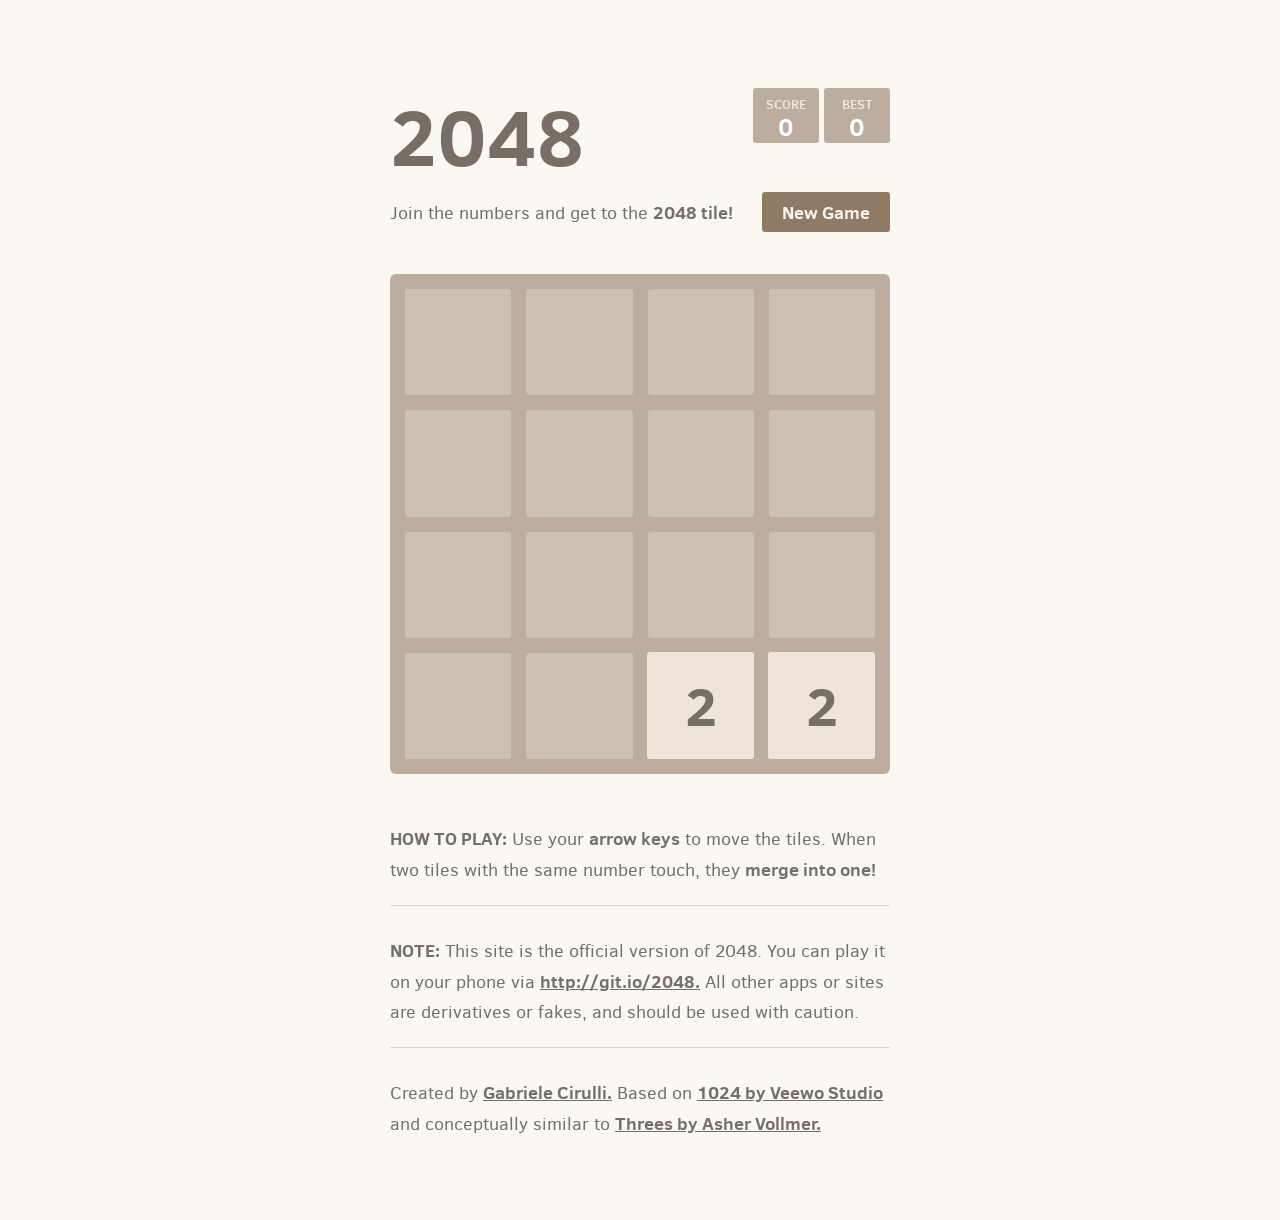
<file: Challenges/DevOps/2048/index.html>
<!DOCTYPE html>
<html>
<head>
  <meta charset="utf-8">
  <title>2048 - automated</title>

  <link href="style/main.css" rel="stylesheet" type="text/css">
  <link rel="shortcut icon" href="favicon.ico">
  <link rel="apple-touch-icon" href="meta/apple-touch-icon.png">
  <link rel="apple-touch-startup-image" href="meta/apple-touch-startup-image-640x1096.png" media="(device-width: 320px) and (device-height: 568px) and (-webkit-device-pixel-ratio: 2)"> <!-- iPhone 5+ -->
  <link rel="apple-touch-startup-image" href="meta/apple-touch-startup-image-640x920.png"  media="(device-width: 320px) and (device-height: 480px) and (-webkit-device-pixel-ratio: 2)"> <!-- iPhone, retina -->
  <meta name="apple-mobile-web-app-capable" content="yes">
  <meta name="apple-mobile-web-app-status-bar-style" content="black">

  <meta name="HandheldFriendly" content="True">
  <meta name="MobileOptimized" content="320">
  <meta name="viewport" content="width=device-width, target-densitydpi=160dpi, initial-scale=1.0, maximum-scale=1, user-scalable=no, minimal-ui">
</head>
<body>
  <div class="container">
    <div class="heading">
      <h1 class="title">2048</h1>
      <div class="scores-container">
        <div class="score-container">0</div>
        <div class="best-container">0</div>
      </div>
    </div>

    <div class="above-game">
      <p class="game-intro">Join the numbers and get to the <strong>2048 tile!</strong></p>
      <a class="restart-button">New Game</a>
    </div>

    <div class="game-container">
      <div class="game-message">
        <p></p>
        <div class="lower">
	        <a class="keep-playing-button">Keep going</a>
          <a class="retry-button">Try again</a>
        </div>
      </div>

      <div class="grid-container">
        <div class="grid-row">
          <div class="grid-cell"></div>
          <div class="grid-cell"></div>
          <div class="grid-cell"></div>
          <div class="grid-cell"></div>
        </div>
        <div class="grid-row">
          <div class="grid-cell"></div>
          <div class="grid-cell"></div>
          <div class="grid-cell"></div>
          <div class="grid-cell"></div>
        </div>
        <div class="grid-row">
          <div class="grid-cell"></div>
          <div class="grid-cell"></div>
          <div class="grid-cell"></div>
          <div class="grid-cell"></div>
        </div>
        <div class="grid-row">
          <div class="grid-cell"></div>
          <div class="grid-cell"></div>
          <div class="grid-cell"></div>
          <div class="grid-cell"></div>
        </div>
      </div>

      <div class="tile-container">

      </div>
    </div>

    <p class="game-explanation">
      <strong class="important">How to play:</strong> Use your <strong>arrow keys</strong> to move the tiles. When two tiles with the same number touch, they <strong>merge into one!</strong>
    </p>
    <hr>
    <p>
    <strong class="important">Note:</strong> This site is the official version of 2048. You can play it on your phone via <a href="http://git.io/2048">http://git.io/2048.</a> All other apps or sites are derivatives or fakes, and should be used with caution.
    </p>
    <hr>
    <p>
    Created by <a href="http://gabrielecirulli.com" target="_blank">Gabriele Cirulli.</a> Based on <a href="https://itunes.apple.com/us/app/1024!/id823499224" target="_blank">1024 by Veewo Studio</a> and conceptually similar to <a href="http://asherv.com/threes/" target="_blank">Threes by Asher Vollmer.</a>
    </p>
  </div>

  <script src="js/bind_polyfill.js"></script>
  <script src="js/classlist_polyfill.js"></script>
  <script src="js/animframe_polyfill.js"></script>
  <script src="js/keyboard_input_manager.js"></script>
  <script src="js/html_actuator.js"></script>
  <script src="js/grid.js"></script>
  <script src="js/tile.js"></script>
  <script src="js/local_storage_manager.js"></script>
  <script src="js/game_manager.js"></script>
  <script src="js/application.js"></script>
</body>
</html>
</file>
<file: Challenges/DevOps/2048/style/main.css>
@import url(fonts/clear-sans.css);
html, body {
  margin: 0;
  padding: 0;
  background: #faf8ef;
  color: #776e65;
  font-family: "Clear Sans", "Helvetica Neue", Arial, sans-serif;
  font-size: 18px; }

body {
  margin: 80px 0; }

.heading:after {
  content: "";
  display: block;
  clear: both; }

h1.title {
  font-size: 80px;
  font-weight: bold;
  margin: 0;
  display: block;
  float: left; }

@-webkit-keyframes move-up {
  0% {
    top: 25px;
    opacity: 1; }

  100% {
    top: -50px;
    opacity: 0; } }
@-moz-keyframes move-up {
  0% {
    top: 25px;
    opacity: 1; }

  100% {
    top: -50px;
    opacity: 0; } }
@keyframes move-up {
  0% {
    top: 25px;
    opacity: 1; }

  100% {
    top: -50px;
    opacity: 0; } }
.scores-container {
  float: right;
  text-align: right; }

.score-container, .best-container {
  position: relative;
  display: inline-block;
  background: #bbada0;
  padding: 15px 25px;
  font-size: 25px;
  height: 25px;
  line-height: 47px;
  font-weight: bold;
  border-radius: 3px;
  color: white;
  margin-top: 8px;
  text-align: center; }
  .score-container:after, .best-container:after {
    position: absolute;
    width: 100%;
    top: 10px;
    left: 0;
    text-transform: uppercase;
    font-size: 13px;
    line-height: 13px;
    text-align: center;
    color: #eee4da; }
  .score-container .score-addition, .best-container .score-addition {
    position: absolute;
    right: 30px;
    color: red;
    font-size: 25px;
    line-height: 25px;
    font-weight: bold;
    color: rgba(119, 110, 101, 0.9);
    z-index: 100;
    -webkit-animation: move-up 600ms ease-in;
    -moz-animation: move-up 600ms ease-in;
    animation: move-up 600ms ease-in;
    -webkit-animation-fill-mode: both;
    -moz-animation-fill-mode: both;
    animation-fill-mode: both; }

.score-container:after {
  content: "Score"; }

.best-container:after {
  content: "Best"; }

p {
  margin-top: 0;
  margin-bottom: 10px;
  line-height: 1.65; }

a {
  color: #776e65;
  font-weight: bold;
  text-decoration: underline;
  cursor: pointer; }

strong.important {
  text-transform: uppercase; }

hr {
  border: none;
  border-bottom: 1px solid #d8d4d0;
  margin-top: 20px;
  margin-bottom: 30px; }

.container {
  width: 500px;
  margin: 0 auto; }

@-webkit-keyframes fade-in {
  0% {
    opacity: 0; }

  100% {
    opacity: 1; } }
@-moz-keyframes fade-in {
  0% {
    opacity: 0; }

  100% {
    opacity: 1; } }
@keyframes fade-in {
  0% {
    opacity: 0; }

  100% {
    opacity: 1; } }
.game-container {
  margin-top: 40px;
  position: relative;
  padding: 15px;
  cursor: default;
  -webkit-touch-callout: none;
  -ms-touch-callout: none;
  -webkit-user-select: none;
  -moz-user-select: none;
  -ms-user-select: none;
  -ms-touch-action: none;
  touch-action: none;
  background: #bbada0;
  border-radius: 6px;
  width: 500px;
  height: 500px;
  -webkit-box-sizing: border-box;
  -moz-box-sizing: border-box;
  box-sizing: border-box; }
  .game-container .game-message {
    display: none;
    position: absolute;
    top: 0;
    right: 0;
    bottom: 0;
    left: 0;
    background: rgba(238, 228, 218, 0.5);
    z-index: 100;
    text-align: center;
    -webkit-animation: fade-in 800ms ease 1200ms;
    -moz-animation: fade-in 800ms ease 1200ms;
    animation: fade-in 800ms ease 1200ms;
    -webkit-animation-fill-mode: both;
    -moz-animation-fill-mode: both;
    animation-fill-mode: both; }
    .game-container .game-message p {
      font-size: 60px;
      font-weight: bold;
      height: 60px;
      line-height: 60px;
      margin-top: 222px; }
    .game-container .game-message .lower {
      display: block;
      margin-top: 59px; }
    .game-container .game-message a {
      display: inline-block;
      background: #8f7a66;
      border-radius: 3px;
      padding: 0 20px;
      text-decoration: none;
      color: #f9f6f2;
      height: 40px;
      line-height: 42px;
      margin-left: 9px; }
      .game-container .game-message a.keep-playing-button {
        display: none; }
    .game-container .game-message.game-won {
      background: rgba(237, 194, 46, 0.5);
      color: #f9f6f2; }
      .game-container .game-message.game-won a.keep-playing-button {
        display: inline-block; }
    .game-container .game-message.game-won, .game-container .game-message.game-over {
      display: block; }

.grid-container {
  position: absolute;
  z-index: 1; }

.grid-row {
  margin-bottom: 15px; }
  .grid-row:last-child {
    margin-bottom: 0; }
  .grid-row:after {
    content: "";
    display: block;
    clear: both; }

.grid-cell {
  width: 106.25px;
  height: 106.25px;
  margin-right: 15px;
  float: left;
  border-radius: 3px;
  background: rgba(238, 228, 218, 0.35); }
  .grid-cell:last-child {
    margin-right: 0; }

.tile-container {
  position: absolute;
  z-index: 2; }

.tile, .tile .tile-inner {
  width: 107px;
  height: 107px;
  line-height: 107px; }
.tile.tile-position-1-1 {
  -webkit-transform: translate(0px, 0px);
  -moz-transform: translate(0px, 0px);
  transform: translate(0px, 0px); }
.tile.tile-position-1-2 {
  -webkit-transform: translate(0px, 121px);
  -moz-transform: translate(0px, 121px);
  transform: translate(0px, 121px); }
.tile.tile-position-1-3 {
  -webkit-transform: translate(0px, 242px);
  -moz-transform: translate(0px, 242px);
  transform: translate(0px, 242px); }
.tile.tile-position-1-4 {
  -webkit-transform: translate(0px, 363px);
  -moz-transform: translate(0px, 363px);
  transform: translate(0px, 363px); }
.tile.tile-position-2-1 {
  -webkit-transform: translate(121px, 0px);
  -moz-transform: translate(121px, 0px);
  transform: translate(121px, 0px); }
.tile.tile-position-2-2 {
  -webkit-transform: translate(121px, 121px);
  -moz-transform: translate(121px, 121px);
  transform: translate(121px, 121px); }
.tile.tile-position-2-3 {
  -webkit-transform: translate(121px, 242px);
  -moz-transform: translate(121px, 242px);
  transform: translate(121px, 242px); }
.tile.tile-position-2-4 {
  -webkit-transform: translate(121px, 363px);
  -moz-transform: translate(121px, 363px);
  transform: translate(121px, 363px); }
.tile.tile-position-3-1 {
  -webkit-transform: translate(242px, 0px);
  -moz-transform: translate(242px, 0px);
  transform: translate(242px, 0px); }
.tile.tile-position-3-2 {
  -webkit-transform: translate(242px, 121px);
  -moz-transform: translate(242px, 121px);
  transform: translate(242px, 121px); }
.tile.tile-position-3-3 {
  -webkit-transform: translate(242px, 242px);
  -moz-transform: translate(242px, 242px);
  transform: translate(242px, 242px); }
.tile.tile-position-3-4 {
  -webkit-transform: translate(242px, 363px);
  -moz-transform: translate(242px, 363px);
  transform: translate(242px, 363px); }
.tile.tile-position-4-1 {
  -webkit-transform: translate(363px, 0px);
  -moz-transform: translate(363px, 0px);
  transform: translate(363px, 0px); }
.tile.tile-position-4-2 {
  -webkit-transform: translate(363px, 121px);
  -moz-transform: translate(363px, 121px);
  transform: translate(363px, 121px); }
.tile.tile-position-4-3 {
  -webkit-transform: translate(363px, 242px);
  -moz-transform: translate(363px, 242px);
  transform: translate(363px, 242px); }
.tile.tile-position-4-4 {
  -webkit-transform: translate(363px, 363px);
  -moz-transform: translate(363px, 363px);
  transform: translate(363px, 363px); }

.tile {
  position: absolute;
  -webkit-transition: 100ms ease-in-out;
  -moz-transition: 100ms ease-in-out;
  transition: 100ms ease-in-out;
  -webkit-transition-property: -webkit-transform;
  -moz-transition-property: -moz-transform;
  transition-property: transform; }
  .tile .tile-inner {
    border-radius: 3px;
    background: #eee4da;
    text-align: center;
    font-weight: bold;
    z-index: 10;
    font-size: 55px; }
  .tile.tile-2 .tile-inner {
    background: #eee4da;
    box-shadow: 0 0 30px 10px rgba(243, 215, 116, 0), inset 0 0 0 1px rgba(255, 255, 255, 0); }
  .tile.tile-4 .tile-inner {
    background: #ede0c8;
    box-shadow: 0 0 30px 10px rgba(243, 215, 116, 0), inset 0 0 0 1px rgba(255, 255, 255, 0); }
  .tile.tile-8 .tile-inner {
    color: #f9f6f2;
    background: #f2b179; }
  .tile.tile-16 .tile-inner {
    color: #f9f6f2;
    background: #f59563; }
  .tile.tile-32 .tile-inner {
    color: #f9f6f2;
    background: #f67c5f; }
  .tile.tile-64 .tile-inner {
    color: #f9f6f2;
    background: #f65e3b; }
  .tile.tile-128 .tile-inner {
    color: #f9f6f2;
    background: #edcf72;
    box-shadow: 0 0 30px 10px rgba(243, 215, 116, 0.2381), inset 0 0 0 1px rgba(255, 255, 255, 0.14286);
    font-size: 45px; }
    @media screen and (max-width: 520px) {
      .tile.tile-128 .tile-inner {
        font-size: 25px; } }
  .tile.tile-256 .tile-inner {
    color: #f9f6f2;
    background: #edcc61;
    box-shadow: 0 0 30px 10px rgba(243, 215, 116, 0.31746), inset 0 0 0 1px rgba(255, 255, 255, 0.19048);
    font-size: 45px; }
    @media screen and (max-width: 520px) {
      .tile.tile-256 .tile-inner {
        font-size: 25px; } }
  .tile.tile-512 .tile-inner {
    color: #f9f6f2;
    background: #edc850;
    box-shadow: 0 0 30px 10px rgba(243, 215, 116, 0.39683), inset 0 0 0 1px rgba(255, 255, 255, 0.2381);
    font-size: 45px; }
    @media screen and (max-width: 520px) {
      .tile.tile-512 .tile-inner {
        font-size: 25px; } }
  .tile.tile-1024 .tile-inner {
    color: #f9f6f2;
    background: #edc53f;
    box-shadow: 0 0 30px 10px rgba(243, 215, 116, 0.47619), inset 0 0 0 1px rgba(255, 255, 255, 0.28571);
    font-size: 35px; }
    @media screen and (max-width: 520px) {
      .tile.tile-1024 .tile-inner {
        font-size: 15px; } }
  .tile.tile-2048 .tile-inner {
    color: #f9f6f2;
    background: #edc22e;
    box-shadow: 0 0 30px 10px rgba(243, 215, 116, 0.55556), inset 0 0 0 1px rgba(255, 255, 255, 0.33333);
    font-size: 35px; }
    @media screen and (max-width: 520px) {
      .tile.tile-2048 .tile-inner {
        font-size: 15px; } }
  .tile.tile-super .tile-inner {
    color: #f9f6f2;
    background: #3c3a32;
    font-size: 30px; }
    @media screen and (max-width: 520px) {
      .tile.tile-super .tile-inner {
        font-size: 10px; } }

@-webkit-keyframes appear {
  0% {
    opacity: 0;
    -webkit-transform: scale(0);
    -moz-transform: scale(0);
    transform: scale(0); }

  100% {
    opacity: 1;
    -webkit-transform: scale(1);
    -moz-transform: scale(1);
    transform: scale(1); } }
@-moz-keyframes appear {
  0% {
    opacity: 0;
    -webkit-transform: scale(0);
    -moz-transform: scale(0);
    transform: scale(0); }

  100% {
    opacity: 1;
    -webkit-transform: scale(1);
    -moz-transform: scale(1);
    transform: scale(1); } }
@keyframes appear {
  0% {
    opacity: 0;
    -webkit-transform: scale(0);
    -moz-transform: scale(0);
    transform: scale(0); }

  100% {
    opacity: 1;
    -webkit-transform: scale(1);
    -moz-transform: scale(1);
    transform: scale(1); } }
.tile-new .tile-inner {
  -webkit-animation: appear 200ms ease 100ms;
  -moz-animation: appear 200ms ease 100ms;
  animation: appear 200ms ease 100ms;
  -webkit-animation-fill-mode: backwards;
  -moz-animation-fill-mode: backwards;
  animation-fill-mode: backwards; }

@-webkit-keyframes pop {
  0% {
    -webkit-transform: scale(0);
    -moz-transform: scale(0);
    transform: scale(0); }

  50% {
    -webkit-transform: scale(1.2);
    -moz-transform: scale(1.2);
    transform: scale(1.2); }

  100% {
    -webkit-transform: scale(1);
    -moz-transform: scale(1);
    transform: scale(1); } }
@-moz-keyframes pop {
  0% {
    -webkit-transform: scale(0);
    -moz-transform: scale(0);
    transform: scale(0); }

  50% {
    -webkit-transform: scale(1.2);
    -moz-transform: scale(1.2);
    transform: scale(1.2); }

  100% {
    -webkit-transform: scale(1);
    -moz-transform: scale(1);
    transform: scale(1); } }
@keyframes pop {
  0% {
    -webkit-transform: scale(0);
    -moz-transform: scale(0);
    transform: scale(0); }

  50% {
    -webkit-transform: scale(1.2);
    -moz-transform: scale(1.2);
    transform: scale(1.2); }

  100% {
    -webkit-transform: scale(1);
    -moz-transform: scale(1);
    transform: scale(1); } }
.tile-merged .tile-inner {
  z-index: 20;
  -webkit-animation: pop 200ms ease 100ms;
  -moz-animation: pop 200ms ease 100ms;
  animation: pop 200ms ease 100ms;
  -webkit-animation-fill-mode: backwards;
  -moz-animation-fill-mode: backwards;
  animation-fill-mode: backwards; }

.above-game:after {
  content: "";
  display: block;
  clear: both; }

.game-intro {
  float: left;
  line-height: 42px;
  margin-bottom: 0; }

.restart-button {
  display: inline-block;
  background: #8f7a66;
  border-radius: 3px;
  padding: 0 20px;
  text-decoration: none;
  color: #f9f6f2;
  height: 40px;
  line-height: 42px;
  display: block;
  text-align: center;
  float: right; }

.game-explanation {
  margin-top: 50px; }

@media screen and (max-width: 520px) {
  html, body {
    font-size: 15px; }

  body {
    margin: 20px 0;
    padding: 0 20px; }

  h1.title {
    font-size: 27px;
    margin-top: 15px; }

  .container {
    width: 280px;
    margin: 0 auto; }

  .score-container, .best-container {
    margin-top: 0;
    padding: 15px 10px;
    min-width: 40px; }

  .heading {
    margin-bottom: 10px; }

  .game-intro {
    width: 55%;
    display: block;
    box-sizing: border-box;
    line-height: 1.65; }

  .restart-button {
    width: 42%;
    padding: 0;
    display: block;
    box-sizing: border-box;
    margin-top: 2px; }

  .game-container {
    margin-top: 17px;
    position: relative;
    padding: 10px;
    cursor: default;
    -webkit-touch-callout: none;
    -ms-touch-callout: none;
    -webkit-user-select: none;
    -moz-user-select: none;
    -ms-user-select: none;
    -ms-touch-action: none;
    touch-action: none;
    background: #bbada0;
    border-radius: 6px;
    width: 280px;
    height: 280px;
    -webkit-box-sizing: border-box;
    -moz-box-sizing: border-box;
    box-sizing: border-box; }
    .game-container .game-message {
      display: none;
      position: absolute;
      top: 0;
      right: 0;
      bottom: 0;
      left: 0;
      background: rgba(238, 228, 218, 0.5);
      z-index: 100;
      text-align: center;
      -webkit-animation: fade-in 800ms ease 1200ms;
      -moz-animation: fade-in 800ms ease 1200ms;
      animation: fade-in 800ms ease 1200ms;
      -webkit-animation-fill-mode: both;
      -moz-animation-fill-mode: both;
      animation-fill-mode: both; }
      .game-container .game-message p {
        font-size: 60px;
        font-weight: bold;
        height: 60px;
        line-height: 60px;
        margin-top: 222px; }
      .game-container .game-message .lower {
        display: block;
        margin-top: 59px; }
      .game-container .game-message a {
        display: inline-block;
        background: #8f7a66;
        border-radius: 3px;
        padding: 0 20px;
        text-decoration: none;
        color: #f9f6f2;
        height: 40px;
        line-height: 42px;
        margin-left: 9px; }
        .game-container .game-message a.keep-playing-button {
          display: none; }
      .game-container .game-message.game-won {
        background: rgba(237, 194, 46, 0.5);
        color: #f9f6f2; }
        .game-container .game-message.game-won a.keep-playing-button {
          display: inline-block; }
      .game-container .game-message.game-won, .game-container .game-message.game-over {
        display: block; }

  .grid-container {
    position: absolute;
    z-index: 1; }

  .grid-row {
    margin-bottom: 10px; }
    .grid-row:last-child {
      margin-bottom: 0; }
    .grid-row:after {
      content: "";
      display: block;
      clear: both; }

  .grid-cell {
    width: 57.5px;
    height: 57.5px;
    margin-right: 10px;
    float: left;
    border-radius: 3px;
    background: rgba(238, 228, 218, 0.35); }
    .grid-cell:last-child {
      margin-right: 0; }

  .tile-container {
    position: absolute;
    z-index: 2; }

  .tile, .tile .tile-inner {
    width: 58px;
    height: 58px;
    line-height: 58px; }
  .tile.tile-position-1-1 {
    -webkit-transform: translate(0px, 0px);
    -moz-transform: translate(0px, 0px);
    transform: translate(0px, 0px); }
  .tile.tile-position-1-2 {
    -webkit-transform: translate(0px, 67px);
    -moz-transform: translate(0px, 67px);
    transform: translate(0px, 67px); }
  .tile.tile-position-1-3 {
    -webkit-transform: translate(0px, 135px);
    -moz-transform: translate(0px, 135px);
    transform: translate(0px, 135px); }
  .tile.tile-position-1-4 {
    -webkit-transform: translate(0px, 202px);
    -moz-transform: translate(0px, 202px);
    transform: translate(0px, 202px); }
  .tile.tile-position-2-1 {
    -webkit-transform: translate(67px, 0px);
    -moz-transform: translate(67px, 0px);
    transform: translate(67px, 0px); }
  .tile.tile-position-2-2 {
    -webkit-transform: translate(67px, 67px);
    -moz-transform: translate(67px, 67px);
    transform: translate(67px, 67px); }
  .tile.tile-position-2-3 {
    -webkit-transform: translate(67px, 135px);
    -moz-transform: translate(67px, 135px);
    transform: translate(67px, 135px); }
  .tile.tile-position-2-4 {
    -webkit-transform: translate(67px, 202px);
    -moz-transform: translate(67px, 202px);
    transform: translate(67px, 202px); }
  .tile.tile-position-3-1 {
    -webkit-transform: translate(135px, 0px);
    -moz-transform: translate(135px, 0px);
    transform: translate(135px, 0px); }
  .tile.tile-position-3-2 {
    -webkit-transform: translate(135px, 67px);
    -moz-transform: translate(135px, 67px);
    transform: translate(135px, 67px); }
  .tile.tile-position-3-3 {
    -webkit-transform: translate(135px, 135px);
    -moz-transform: translate(135px, 135px);
    transform: translate(135px, 135px); }
  .tile.tile-position-3-4 {
    -webkit-transform: translate(135px, 202px);
    -moz-transform: translate(135px, 202px);
    transform: translate(135px, 202px); }
  .tile.tile-position-4-1 {
    -webkit-transform: translate(202px, 0px);
    -moz-transform: translate(202px, 0px);
    transform: translate(202px, 0px); }
  .tile.tile-position-4-2 {
    -webkit-transform: translate(202px, 67px);
    -moz-transform: translate(202px, 67px);
    transform: translate(202px, 67px); }
  .tile.tile-position-4-3 {
    -webkit-transform: translate(202px, 135px);
    -moz-transform: translate(202px, 135px);
    transform: translate(202px, 135px); }
  .tile.tile-position-4-4 {
    -webkit-transform: translate(202px, 202px);
    -moz-transform: translate(202px, 202px);
    transform: translate(202px, 202px); }

  .tile .tile-inner {
    font-size: 35px; }

  .game-message p {
    font-size: 30px !important;
    height: 30px !important;
    line-height: 30px !important;
    margin-top: 90px !important; }
  .game-message .lower {
    margin-top: 30px !important; } }
</file>
